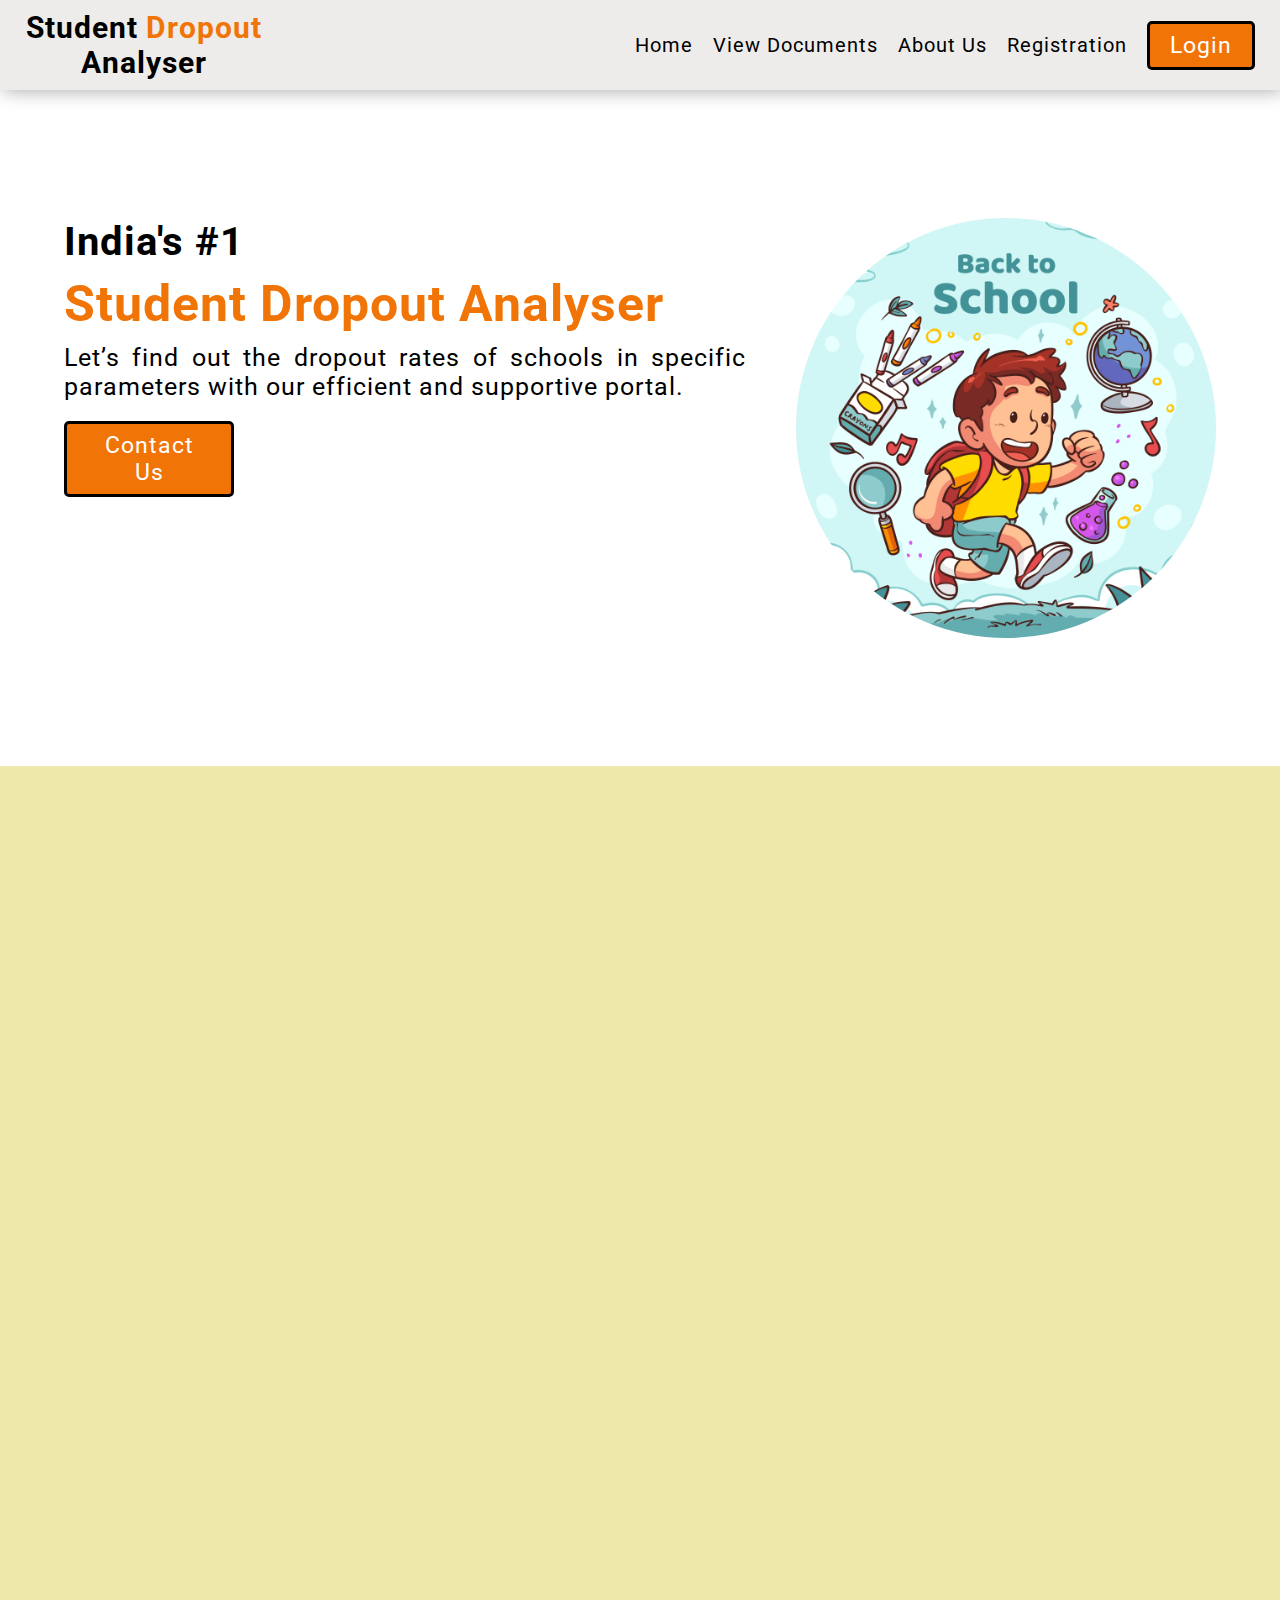
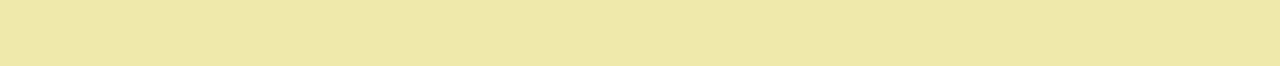
<file: index.html>
<html lang="en">
<head>
    <meta charset="UTF-8">
    <meta name="viewport" content="width=device-width, initial-scale=1.0">
    <title>Student Data Analyser</title>
    <link rel="stylesheet" href="style.css">
    <link rel="stylesheet" href="https://cdnjs.cloudflare.com/ajax/libs/font-awesome/6.4.2/css/all.min.css" integrity="sha512-z3gLpd7yknf1YoNbCzqRKc4qyor8gaKU1qmn+CShxbuBusANI9QpRohGBreCFkKxLhei6S9CQXFEbbKuqLg0DA==" crossorigin="anonymous" referrerpolicy="no-referrer" />
</head>
<body>
  
        <nav>
            <h1>Student <span>Dropout</span> Analyser</h1>
            <div class="anchor-tags">
                <ul>
                    <li><a href="#">Home</a></li>
                    <li><a href="#">View Documents</a></li>
                    <li><a href="#">About Us</a></li>
                    <li><a href="#">Registration</a></li>
                        <button class="button" id="login-button">Login</button> 
                </ul>
            </div>
           
        </nav>

  <div class="home-section" class="format-class">
    <div class="home-content">
        <h1 style="font-size: 40px">India's #1</h1>
        <h1 style="font-size: 50px;color:rgb(241,116,7);">Student Dropout Analyser</h1>
        <p style="font-size: 25px;text-align: justify;">Let’s find out the dropout rates of schools in specific 
            parameters with our efficient and supportive portal.</p>
            <button class="button" style="width:170px;margin:10px 0" id="contact-button">Contact Us</button>
            <div class="social-icons">
                <i class="fa-brands fa-x-twitter"></i>
                <i class="fa-brands fa-facebook"></i>
                <i class="fa-brands fa-google"></i>
            </div>
    </div>
   
    <div class="image">
        <img src="backtoschool_1.jpg" alt="">
    </div>
  </div>

  <div class="services">
    
  </div>
</body>
</html>
</file>
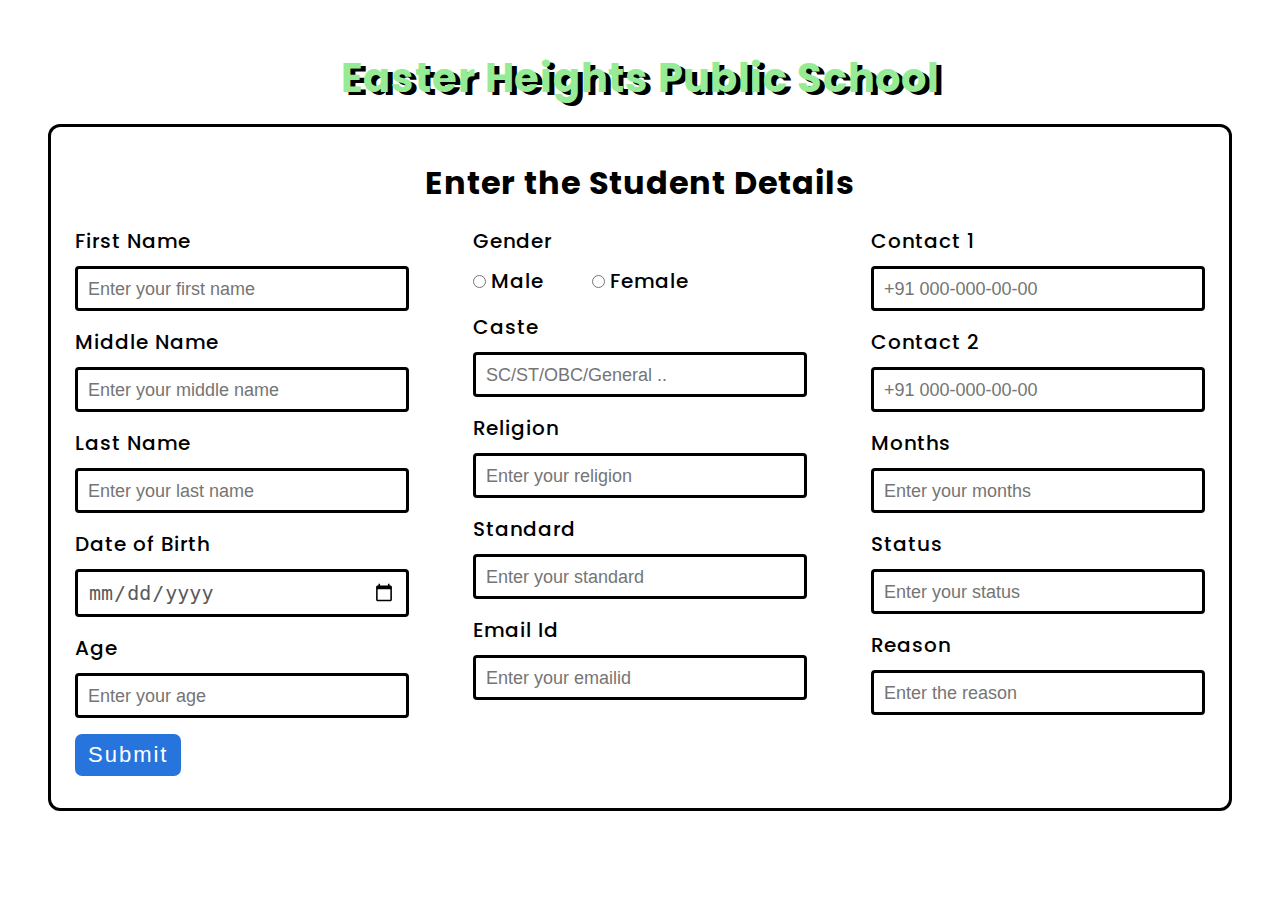
<file: Adding Student details/index.html>
<html lang="en">
<head>
    <meta charset="UTF-8">
    <meta name="viewport" content="width=device-width, initial-scale=1.0">
    <title>Adding Student Details</title>
    <link rel="stylesheet" href="https://cdnjs.cloudflare.com/ajax/libs/font-awesome/6.4.2/css/all.min.css" integrity="sha512-z3gLpd7yknf1YoNbCzqRKc4qyor8gaKU1qmn+CShxbuBusANI9QpRohGBreCFkKxLhei6S9CQXFEbbKuqLg0DA==" crossorigin="anonymous" referrerpolicy="no-referrer" />
    <style>
        @import url('https://fonts.googleapis.com/css2?family=Merriweather:ital,wght@0,700;0,900;1,300;1,400;1,700;1,900&family=Nunito:ital,wght@0,200;0,300;0,400;0,500;0,600;1,200;1,300;1,400;1,500&family=Oswald:wght@300;400;500;600;700&family=Poppins:ital,wght@0,100;0,200;0,300;0,400;0,500;0,600;0,700;0,800;1,100;1,200;1,300;1,400;1,500;1,600;1,700&family=REM:ital,wght@0,300;0,400;0,500;0,600;1,300;1,500&family=Roboto:ital,wght@0,100;0,400;0,500;0,700;0,900;1,100;1,400;1,500;1,700&family=Rubik:ital,wght@0,300;0,400;0,500;0,600;1,300;1,500;1,600&family=Tajawal:wght@300&display=swap');
        *{
            margin:0;
            padding:0;
            box-sizing: border-box;
        }
        body{
            font-family: 'Courier New', Courier, monospace;
            padding:3rem 3rem;
            font-family: 'Poppins', sans-serif;
            letter-spacing: 1px;
            position: relative;
        }
        .student-data{
            border:2px solid black;
            padding:2rem 1.5rem;
            border:3px solid black;
            border-radius: 12px;
        }
        .input-set{
            display: flex;
            flex-direction: column;
            gap:10px;
            padding-bottom: 1rem;
        }
       
        .input-set label{
            font-weight: 500;
            font-size: 20px;
        }
        .input-set input{
            padding:8px 10px;
            outline:none;
            border:3px solid black;
            border-radius: 4px;
            font-size: 20px;
            color:rgb(91, 90, 90);
        }
        .input-set input::placeholder{
            font-size:18px;
        }
        .credentials{
            display: flex;
            gap:4rem;
        }
        .group-set{
            width:400px;
        }
        #back{
            position: absolute;
            font-size: 2rem;
            top:1rem;
            left:2rem;
            color:rgb(132, 130, 130);
            cursor: pointer;
        }#back:hover{ color:black;}
        #submit{
            padding:8px 13px;
            font-size:22px;
            font-weight: 500;
            letter-spacing: 2px;
            cursor: pointer;
            border:none;
            border-radius: 7px;
            color:#fff;
            background-color: rgb(39, 117, 220);
            transition: .4s;
        }#submit:hover{background-color: rgb(26, 90, 173);}
        #schoolname{
            text-align: center;
            font-size:2.5rem;
            color:rgb(150, 236, 150);
            text-shadow: 5px 3px black;
            margin-bottom: 1rem;
        }
    </style>
</head>
<body>
    <i class="fa-solid fa-arrow-left" id="back"></i>
    <h1 id="schoolname">Easter Heights Public School</h1>
    <div class="student-data">
        <h2 style="font-size:2rem; 
             text-align: center;
              margin-bottom: 1.2rem;
        
        ">Enter the Student Details</h2>
        <div class="credentials">
            <div class="group-1 group-set">
                <div class="input-set">
                    <label for="">First Name</label>
                    <input type="text" placeholder="Enter your first name">
                </div>
                <div class="input-set">
                    <label for="">Middle Name</label>
                    <input type="text" placeholder="Enter your middle name">
                </div>
                <div class="input-set">
                    <label for="">Last Name</label>
                    <input type="text" placeholder="Enter your last name">
                </div>
                <div class="input-set">
                    <label for="">Date of Birth</label>
                    <input type="date" placeholder="Enter your dob">
                </div>
                <div class="input-set">
                    <label for="">Age</label>
                    <input type="number" placeholder="Enter your age">
                </div>
            </div>
            
            <div class="group-2 group-set">
                <div class="input-set">
                    <label for="">Gender</label>
                    <div class="gender" style="display: flex;gap:3rem"> <div class="male">
                        <input style="cursor: pointer;" type="radio" id="male" value="HTML">
                        <label for="male">Male</label>
                    </div>
                    <div class="female">
                        <input style="cursor: pointer;" type="radio" id="female" value="HTML">
                        <label for="female">Female</label>
                    </div>
                    </div>
                   
                </div>
                <div class="input-set">
                    <label for="">Caste</label>
                    <input type="text" placeholder="SC/ST/OBC/General ..">
                </div>
                <div class="input-set">
                    <label for="">Religion</label>
                    <input type="text" placeholder="Enter your religion">
                </div>
                <div class="input-set">
                    <label for="">Standard</label>
                    <input type="number" placeholder="Enter your standard">
                </div>
                <div class="input-set">
                    <label for="">Email Id</label>
                    <input type="email" placeholder="Enter your emailid">
                </div>
            </div>
           <div class="group-3 group-set">
            <div class="input-set">
                <label for="">Contact 1</label>
                <input type="tel" placeholder="+91 000-000-00-00">
            </div>
            <div class="input-set">
                <label for="">Contact 2</label>
                <input type="tel" placeholder="+91 000-000-00-00">
            </div>
           
            <div class="input-set">
                <label for="">Months</label>
                <input type="number" placeholder="Enter your months">
            </div>
            <div class="input-set">
                <label for="">Status</label>
                <input type="text" placeholder="Enter your status">
            </div>
            <div class="input-set">
                <label for="">Reason</label>
                <input type="text" placeholder="Enter the reason">
            </div>
           </div>
            
        </div>
      <button id="submit">Submit</button>
    </div>
</body>
</html>
</file>
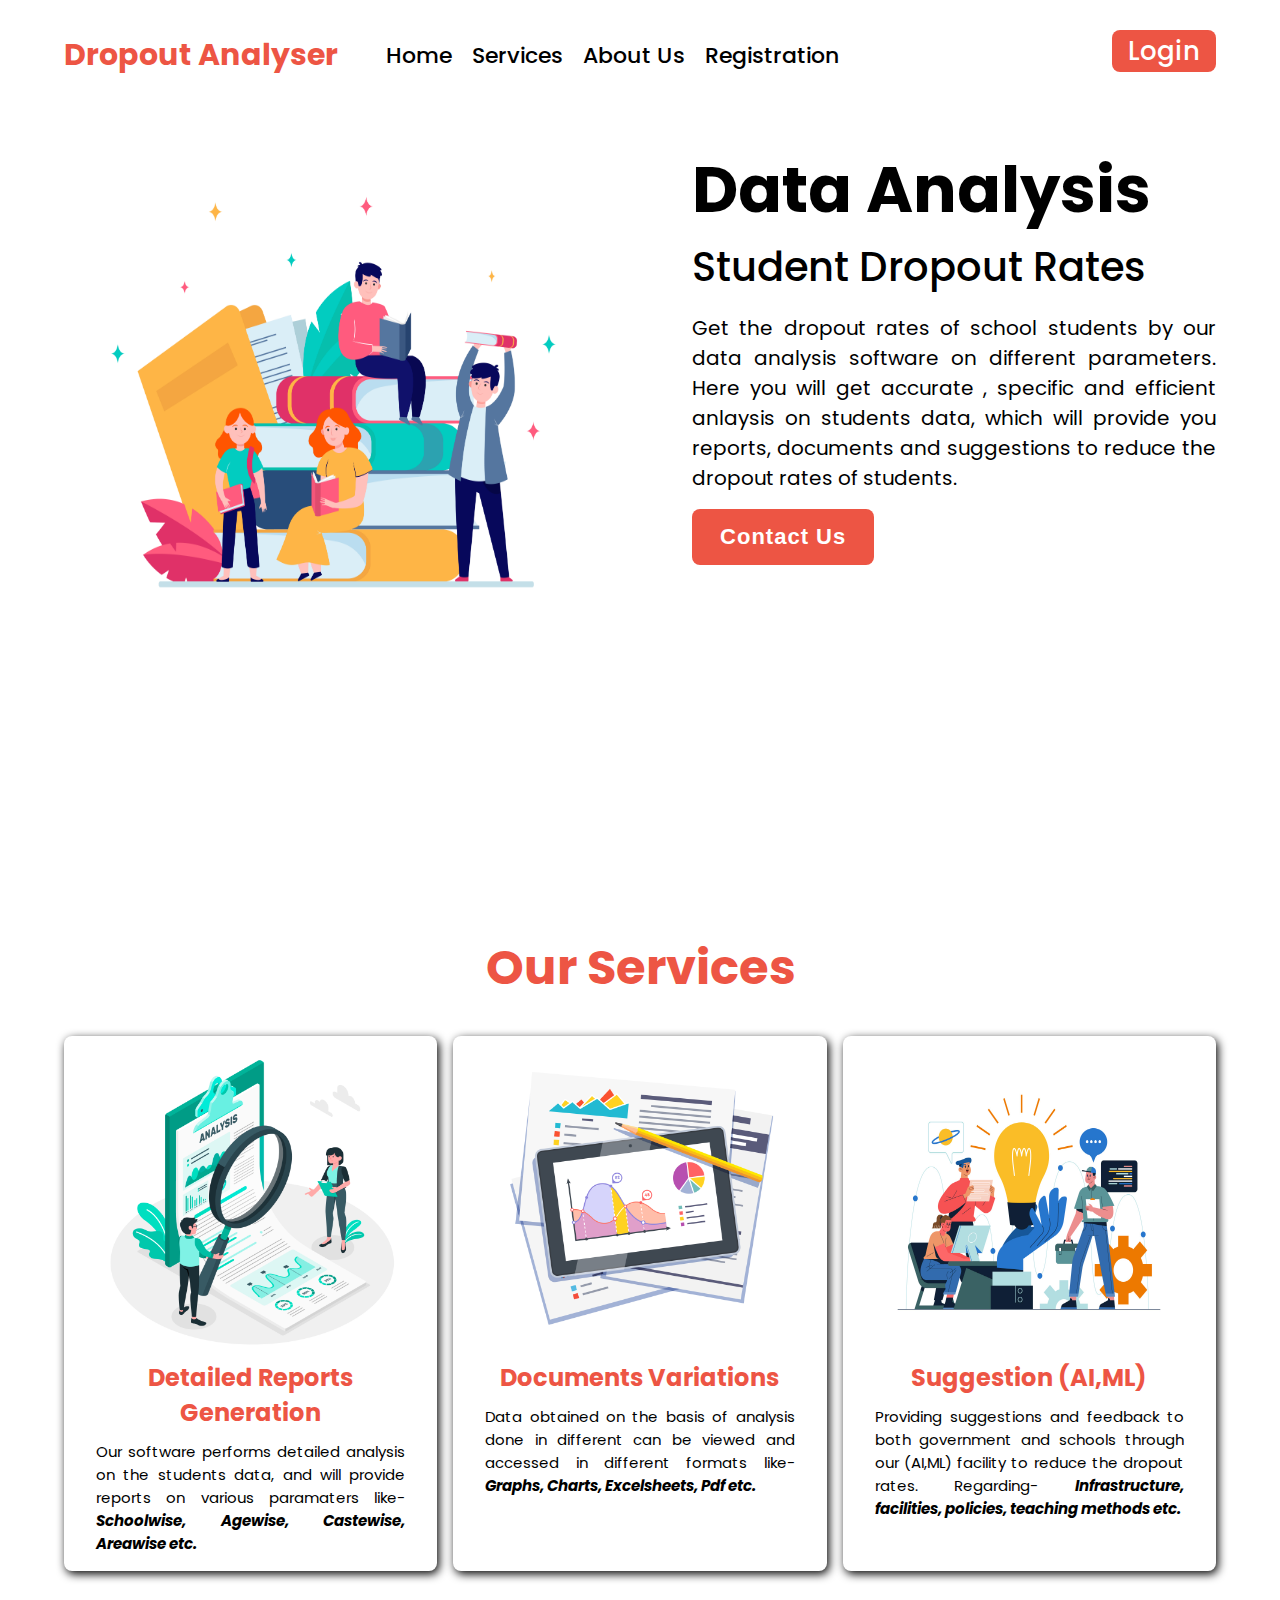
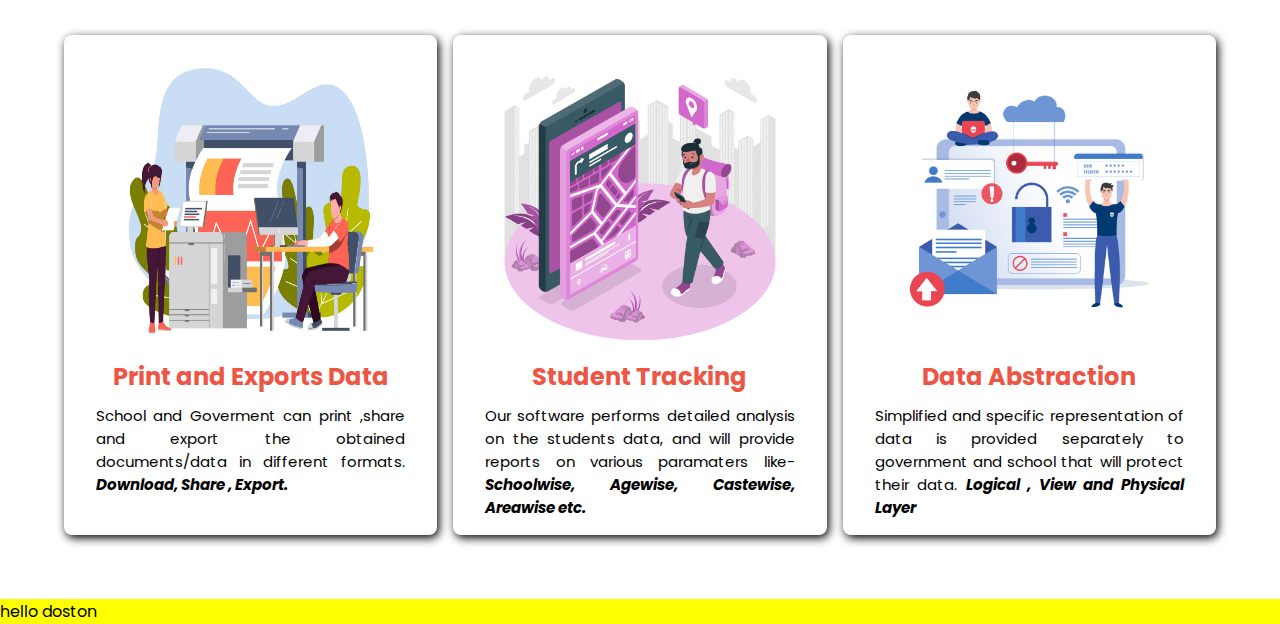
<file: Webpage_1/index.html>
<html lang="en">
<head>
    <meta charset="UTF-8">
    <meta name="viewport" content="width=device-width, initial-scale=1.0">
    <title>Webpag_1 - by Arun Parihar</title>
    <link rel="stylesheet" href="style.css">
    <link rel="stylesheet" href="https://cdnjs.cloudflare.com/ajax/libs/font-awesome/6.4.2/css/all.min.css" integrity="sha512-z3gLpd7yknf1YoNbCzqRKc4qyor8gaKU1qmn+CShxbuBusANI9QpRohGBreCFkKxLhei6S9CQXFEbbKuqLg0DA==" crossorigin="anonymous" referrerpolicy="no-referrer" />
</head>
<body>
    <div class="home-section" id="home">
       <nav>
        <div class="left">
            <h2 id="logo">Dropout Analyser</h2>
            <ul class="navigators">
               <li><a href="#home">Home</a></li>
               <li><a href="#services">Services</a></li>
               <li><a href="#about">About Us</a></li>
               <li class="dropdown"><a href="#" >Registration <i  
                id="drop-icon"  class="fa-solid fa-caret-down"></i></a>
                <ul class="options show-options">
                    <li><a class="registration" href="../School Registration Form/schoolregistration.html.html" target="_blank">School</a></li>
                    <li><a class="registration" href="../Govt. regit. form/govt_regist.html.html" target="_blank">Goverment</a></li>
                </ul>
            </li>
            </ul>
        </div>
          <div class="right">
            <ul class="navigators">
                <li class="dropdown"><a id="login" >Login   <i  
                    id="login-button"  class="fa-solid fa-caret-down"></i></a>
                    <ul class="login-options show-options">
                        <li><a class="registration" href="../School Registration Form/schoolregistration.html.html" target="_blank"><i class="fa-solid fa-school"></i></a></li>
                        <li><a class="registration" href="../Govt. regit. form/govt_regist.html.html" target="_blank"><i class="fa-solid fa-chalkboard"></i></a></li>
                    </ul>
                </li>
            </ul>
  
          </div>     
       </nav>
       <div class="content">
         <div class="image">
            <img src="home_3.jpg" alt="image_cartoon">
         </div>
         <div class="content-right">
          <h1 style="font-size:4rem;color:black;">Data Analysis</h1>
          <h2 style="font-size: 40px; color:black; font-weight: 500;">Student Dropout Rates</h2>
          <p style="text-align: justify; color:black; padding:1rem 0; font-size: 20px;">Get the dropout rates of school students by our data analysis software on different parameters. Here you will get accurate , specific and efficient anlaysis on students data, which will provide you reports, documents and suggestions to reduce the dropout rates of students.  </p>
          <button id="Contact Us" class="button"><a href="">Contact Us</a></button>
         </div>
       </div>
    </div>
    
    <div class="service-section" id="services">
        <h1 style="text-align: center; font-size: 3rem; color:var(--button-color)">Our Services</h1>

        <!-- 1st service-box -->
        <div class="service-box">
            <div class="service-setting" id="detailed-reports">
                <img src="analysis.jpg" alt="statistics" >
                <div class="data" style="display: flex;flex-direction: column; gap:10px; padding-top: 8px; align-items: center;">
                    <h2>Detailed Reports Generation</h2>
                    <p>Our software performs detailed analysis on the students data, and will provide reports on various paramaters like-
                        <i><b>Schoolwise, Agewise, Castewise, Areawise etc.</b></i> </p>
                </div>
            </div>
            <div class="service-setting" id="detailed-reports">
                <img src="charts.jpg" alt="statistics" >
                <div class="data" style="display: flex;flex-direction: column; gap:10px; padding-top: 8px; align-items: center;">
                    <h2>Documents Variations</h2>
                    <p >Data obtained on the basis of analysis done in different can be viewed and accessed in different formats like-
                        <i><b>Graphs, Charts, Excelsheets, Pdf etc.</b></i> </p>
                </div>
            </div>
            <div class="service-setting" id="detailed-reports">
                <img src="feedback.jpg" alt="statistics" >
                <div class="data" style="display: flex;flex-direction: column; gap:10px; padding-top: 8px; align-items: center;">
                    <h2> Suggestion (AI,ML)</h2>
                    <p >Providing suggestions and feedback to both government and schools through our (AI,ML) facility to reduce the dropout rates. Regarding-
                        <i><b>Infrastructure, facilities, policies, teaching methods etc.</b></i> </p>
                </div>
            </div>
            
        </div>
        <!-- 2nd service-box -->
        <div class="service-box">
            <div class="service-setting" id="detailed-reports">
                <img src="exports_printing.jpg" alt="statistics" >
                <div class="data" style="display: flex;flex-direction: column; gap:10px; padding-top: 8px; align-items: center;">
                    <h2>Print and Exports Data</h2>
                    <p>School and Goverment can print ,share and  export the obtained documents/data in different formats.
                        <i><b>Download, Share , Export.</b></i> </p>
                </div>
            </div>
            <div class="service-setting" id="detailed-reports">
                <img src="tracking.jpg" alt="statistics" >
                <div class="data" style="display: flex;flex-direction: column; gap:10px; padding-top: 8px; align-items: center;">
                    <h2>Student Tracking</h2>
                    <p >Our software performs detailed analysis on the students data, and will provide reports on various paramaters like-
                        <i><b>Schoolwise, Agewise, Castewise, Areawise etc.</b></i> </p>
                </div>
            </div>
            <div class="service-setting" id="detailed-reports">
                <img src="abstraction.jpg" alt="statistics" >
                <div class="data" style="display: flex;flex-direction: column; gap:10px; padding-top: 8px; align-items: center;">
                    <h2> Data Abstraction</h2>
            <p >Simplified and specific representation of data is provided separately to government and school that will protect their data. 
                        <i><b>Logical , View and Physical Layer</b></i> </p>
                </div>
            </div>
            
        </div>
        </div>

        <div class="about-section" id="about">
            hello doston
        </div>
    </div>

    <script src="script.js"></script>
</body>
</html>
</file>
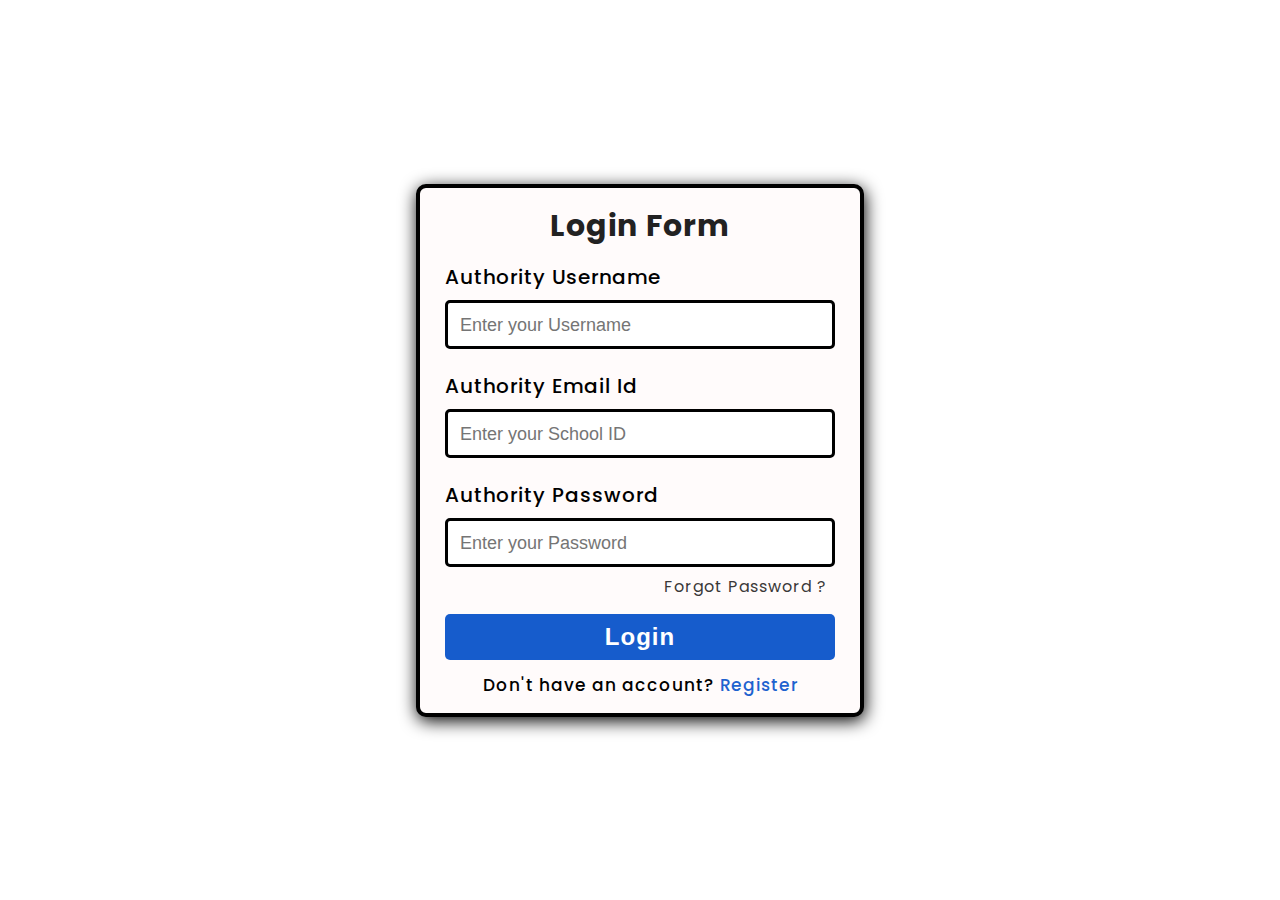
<file: Govt. Login form/govt_login.html.html>
<html lang="en">
<head>
    <meta charset="UTF-8">
    <meta name="viewport" content="width=device-width, initial-scale=1.0">
    <title>Govt. Login Form</title>
    <style>
  @import url('https://fonts.googleapis.com/css2?family=Merriweather:ital,wght@0,700;0,900;1,300;1,400;1,700;1,900&family=Nunito:ital,wght@0,200;0,300;0,400;0,500;0,600;1,200;1,300;1,400;1,500&family=Oswald:wght@300;400;500;600;700&family=Poppins:ital,wght@0,100;0,200;0,300;0,400;0,500;0,600;0,700;0,800;1,100;1,200;1,300;1,400;1,500;1,600;1,700&family=REM:ital,wght@0,300;0,400;0,500;0,600;1,300;1,500&family=Roboto:ital,wght@0,100;0,400;0,500;0,700;0,900;1,100;1,400;1,500;1,700&family=Rubik:ital,wght@0,300;0,400;0,500;0,600;1,300;1,500;1,600&family=Tajawal:wght@300&display=swap');

        *{
            margin:0;
            padding:0;
            box-sizing: border-box;
        }
         body{
            height:100vh;
            width:100vw;
            display: flex;
            justify-content: center;
            align-items: center;
            background-color: #fff;
            font-family: 'Poppins', sans-serif;
        }
        form{
            padding:15px 25px;
            background-color: #fffbfb;
            border:4px solid black;
            border-radius: 10px;
            letter-spacing: 1px;
           box-shadow: 1px 4px 17px black; 
        }
        .inner-container{
            padding-top: 12px;
            padding:13px 0;
            /* position: relative; */
            width:390px;
            /* background-color: yellow; */
        }
        h1{
            font-size:30px;
            text-align: center;
            /* background-color: blueviolet; */
           color:#222;
        }
        .input-set{
            display: flex;
            flex-direction: column;
            gap:8px;
            padding-bottom: 22px;
            position: relative;
        }
        .input-set label{
            font-size:20px;
            font-weight: 500;
        }
        .input-set input{
            padding:10px 12px;
            font-size:20px;
            color:black;
            border-radius:5px;
            outline:none;
            border:3px solid black;
        }
        input::placeholder{
            font-size: 18px;
        }
        #forgot-password{
            cursor: pointer;
            position: absolute;
            right:8px;
            bottom:-10px;
            color:rgb(58, 56, 56);
        }#forgot-password:hover{
            color:black;
        }
        button{
            margin:12px 0;
            font-size:20px;
            font-weight: 600;
            padding:9px 10px;
            border:none;
            border-radius: 5px;
             width: 390px;
             cursor: pointer;
             font-size:24px;
             background-color: rgb(22, 92, 204);
             transition:.3s;
             color:#fff;
             letter-spacing: 1px;
        }
        button:hover{
            background-color: rgb(25, 78, 163);
        }
        .alternate{
            text-align: center;
            font-size: 17px;
            font-weight: 500;
        }
        #register{
            text-decoration: none;  
            cursor: pointer;
            color:rgb(30, 98, 207);
        }
           
        
    </style>
</head>
<body>
   
    <form action="">
          <h1>Login Form</h1>
          <div class="inner-container">
            <div class="input-set">
                <label for="username">Authority Username</label>
                <input type="text" placeholder="Enter your Username">
            </div>
            <div class="input-set">
                <label for="schoolid">Authority Email Id</label>
                <input type="email" placeholder="Enter your School ID">
            </div>
            <div class="input-set">
                <label for="password">Authority  Password</label>
                <input type="password" placeholder="Enter your Password">
                 <a id="forgot-password">Forgot Password ?</a>
            </div> 
          </div>
          <button>Login</button>
          <p class="alternate">Don't have an account? <a href="#" id="register">Register</a></p>
    </form>
</body>
</html>
</file>
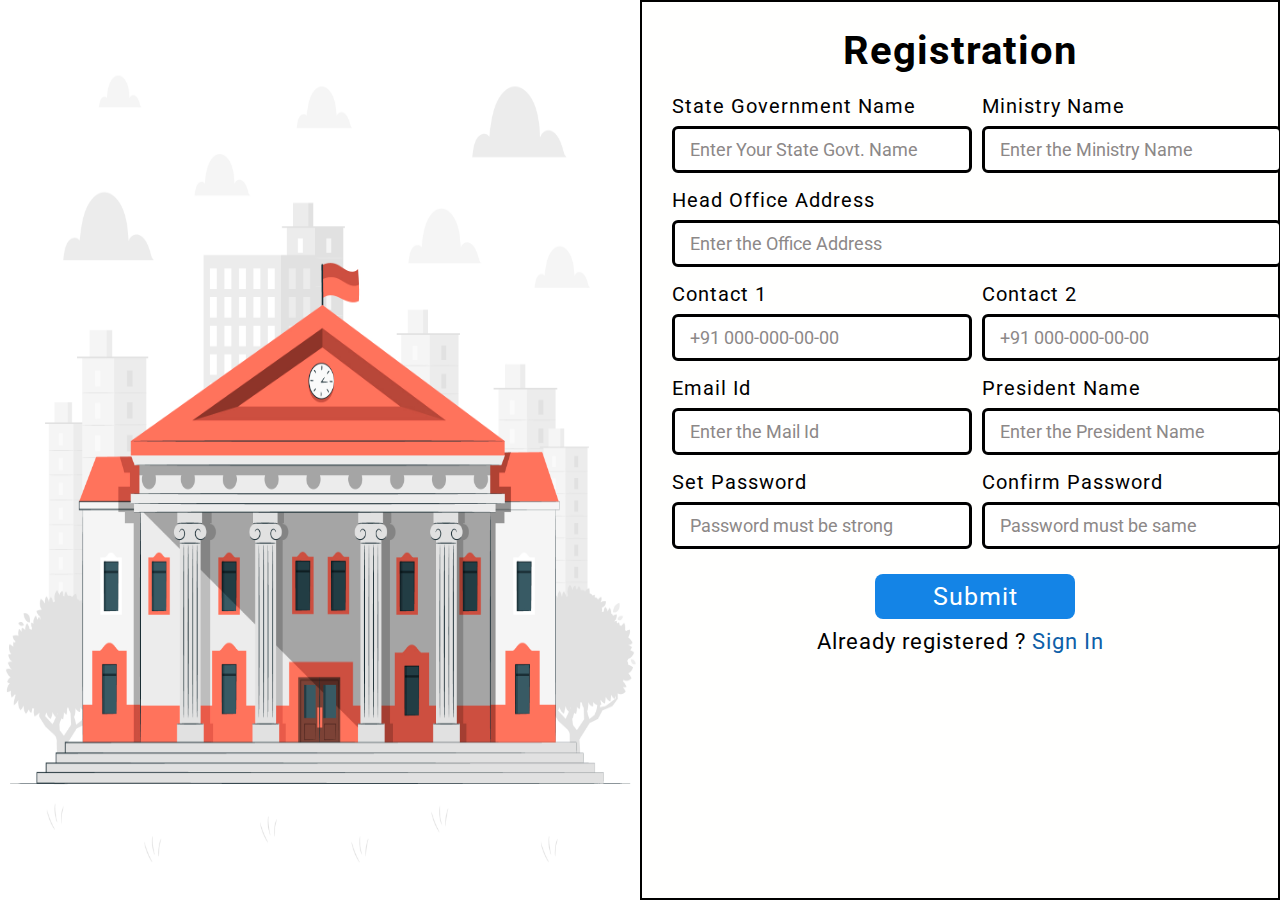
<file: Govt. regit. form/govt_regist.html.html>
<html lang="en">
<head>
    <meta charset="UTF-8">
    <meta name="viewport" content="width=device-width, initial-scale=1.0">
    <title>Dropout Analyer-School Reg. Form</title>
    <link rel="stylesheet" href="style.css">
</head>
<body>
    <div class="image">
        <img src="govt. house.jpg" alt="" srcset="">
    </div>
    <form action="">
        <h1>Registration</h1>
        <div class="inner-content">
            <div class="name-group" style="display: flex;gap:10px;">
                <div class="govt-name input-setting">
                    <label for="name">State Government Name</label>
                    <input type="text" placeholder="Enter Your State Govt. Name"   id="govt-name" class="input">
                </div>
                    <div class="ministry-name input-setting">
                        <label for="name">Ministry Name</label>
                        <input type="text" placeholder="Enter the Ministry Name"    id="minitry-name" class="input">
                    </div>
            </div>
            
                <div class="address input-setting" >
                    <label for="address">Head Office Address</label>
                    <input type="text" placeholder="Enter the Office Address"  style="width:610px"  id="address" class="input">
                </div>
            <div class="contact-groupt" style="display: flex;gap:10px;">
                <div class="contact input-setting">
                    <label for="contact">Contact 1</label>
                    <input type="tel" placeholder="+91 000-000-00-00"    id="contact" class="input" required>
                </div>
                <div class="option input-setting">
                    <label for="contact">Contact 2</label>
                    <input type="tel" placeholder="+91 000-000-00-00"    id="optional" class="input">
                </div>
            </div>
              <div class="id-group" style="display: flex;gap:10px">
                <div class="mail-id input-setting">
                    <label for="mailid">Email Id</label>
                    <input type="email" placeholder="Enter the Mail Id"    id="mailid" class="input">
                </div>
                <div class="president-name input-setting">
                    <label for="mailid">President Name</label>
                    <input type="text" placeholder="Enter the President Name"    id="pname" class="input">
                </div>
              </div>
               
           
            <div class="passoword-group" style="display: flex; gap:10px">
                <div class="school-password input-setting">
                    <label for="fname">Set Password</label>
                    <input type="password" placeholder="Password must be strong"    id="password" class="input">
                </div>
                <div class="school-password input-setting">
                    <label for="fname">Confirm Password</label>
                    <input type="password" placeholder="Password must be same" class="input">
                </div>
            </div>
           <div class="button" style="text-align: center;">
            <button id="submit-button">Submit</button>
           </div>
 
        </div>
        <p>Already registered ? <a href="#">Sign In</a></p>
    </form>
</body>
</html>
</file>
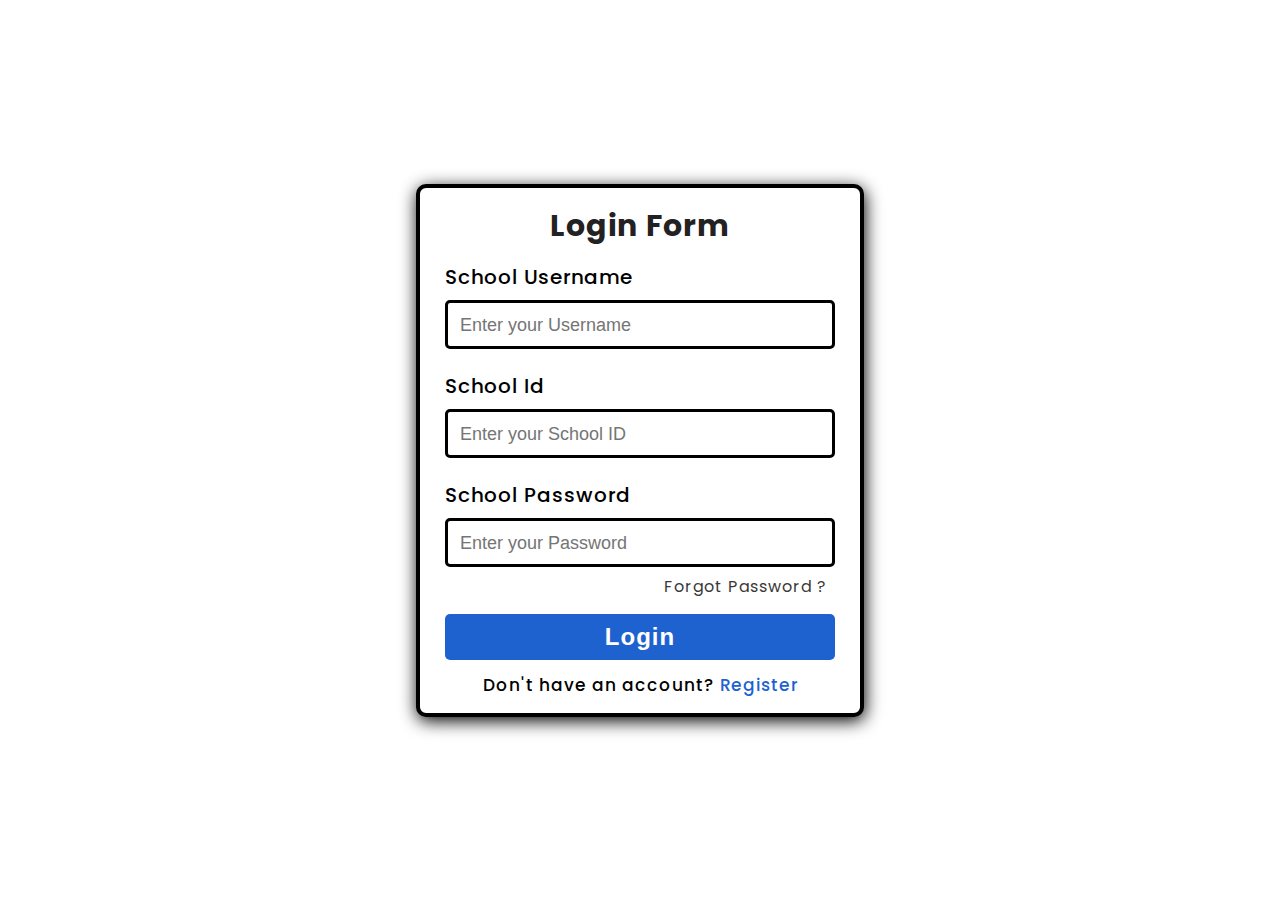
<file: school login form/school_login.html.html>
<html lang="en">
<head>
    <meta charset="UTF-8">
    <meta name="viewport" content="width=device-width, initial-scale=1.0">
    <title>School Login Form</title>
    <style>
  @import url('https://fonts.googleapis.com/css2?family=Merriweather:ital,wght@0,700;0,900;1,300;1,400;1,700;1,900&family=Nunito:ital,wght@0,200;0,300;0,400;0,500;0,600;1,200;1,300;1,400;1,500&family=Oswald:wght@300;400;500;600;700&family=Poppins:ital,wght@0,100;0,200;0,300;0,400;0,500;0,600;0,700;0,800;1,100;1,200;1,300;1,400;1,500;1,600;1,700&family=REM:ital,wght@0,300;0,400;0,500;0,600;1,300;1,500&family=Roboto:ital,wght@0,100;0,400;0,500;0,700;0,900;1,100;1,400;1,500;1,700&family=Rubik:ital,wght@0,300;0,400;0,500;0,600;1,300;1,500;1,600&family=Tajawal:wght@300&display=swap');

        *{
            margin:0;
            padding:0;
            box-sizing: border-box;
        }
         body{
            height:100vh;
            width:100vw;
            display: flex;
            justify-content: center;
            align-items: center;
            background-color: #fff;
            font-family: 'Poppins', sans-serif;
        }
        form{
            padding:15px 25px;
            background-color: #fff;
            border:4px solid black;
            border-radius: 10px;
            letter-spacing: 1px;
             box-shadow: 1px 4px 17px black; 
        }
        .inner-container{
            padding-top: 12px;
            padding:13px 0;
            /* position: relative; */
            width:390px;
            /* background-color: yellow; */
        }
        h1{
            font-size:30px;
            text-align: center;
            /* background-color: blueviolet; */
           color:#222;
        }
        .input-set{
            display: flex;
            flex-direction: column;
            gap: 8px;
            padding-bottom: 22px;
            position: relative;
        }
        .input-set label{
            font-size:20px;
            font-weight: 500;
        }
        .input-set input{
            padding:10px 12px;
            font-size:20px;
            color:black;
            border-radius:5px;
            outline:none;
            border:3px solid black;
        }
        input::placeholder{
            font-size: 18px;
        }
        #forgot-password{
            cursor: pointer;
            position: absolute;
            right:8px;
            bottom:-10px;
            color:rgb(58, 56, 56);
        }#forgot-password:hover{
            color:black;
        }
        button{
            margin:12px 0;
            font-size:20px;
            font-weight: 600;
            padding:9px 10px;
            border:none;
            border-radius: 5px;
             width: 390px;
             cursor: pointer;
             font-size:24px;
             background-color: rgb(30, 98, 207);
             transition:.3s;
             color:#fff;
             letter-spacing: 1px;
        }
        button:hover{
            background-color: rgb(43, 107, 210);
        }
        .alternate{
            text-align: center;
            font-size: 17px;
            font-weight: 500;
        }
        #register{
            text-decoration: none;  
            cursor: pointer;
            color:rgb(30, 98, 207);
        }
           
        
    </style>
</head>
<body>
   
    <form action="">
          <h1>Login Form</h1>
          <div class="inner-container">
            <div class="input-set">
                <label for="username">School Username</label>
                <input type="text" placeholder="Enter your Username">
            </div>
            <div class="input-set">
                <label for="schoolid">School Id</label>
                <input type="text" placeholder="Enter your School ID">
            </div>
            <div class="input-set">
                <label for="password">School Password</label>
                <input type="password" placeholder="Enter your Password">
                 <a id="forgot-password">Forgot Password ?</a>
            </div> 
          </div>
          <button>Login</button>
          <p class="alternate">Don't have an account? <a href="#" id="register">Register</a></p>
    </form>
</body>
</html>
</file>
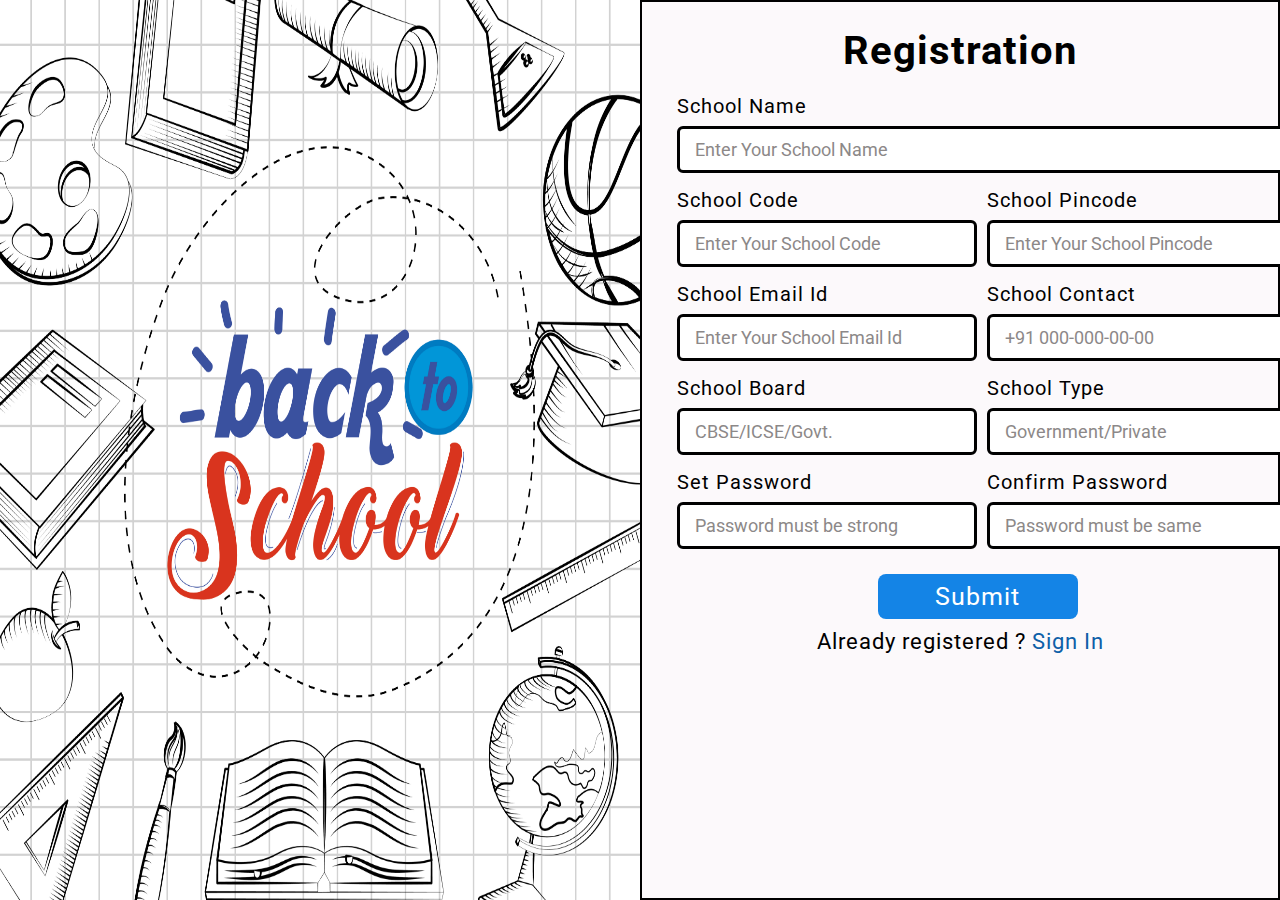
<file: School Registration Form/schoolregistration.html.html>
<html lang="en">
<head>
    <meta charset="UTF-8">
    <meta name="viewport" content="width=device-width, initial-scale=1.0">
    <title>Dropout Analyer-School Reg. Form</title>
    <link rel="stylesheet" href="style.css">
</head>
<body>
    <div class="image">
        <img src="backtoschool_1.jpg" alt="" srcset="">
    </div>
    <form action="">
        <h1>Registration</h1>
        <div class="inner-content">
            <div class="school-name input-setting">
                <label for="fname">School Name</label>
                <input type="text" placeholder="Enter Your School Name" style="width:610px"   id="fname" class="input">
            </div>
            <div class="code-pincode-group" style="display: flex;gap:10px">
                <div class="school-code input-setting">
                    <label for="code">School Code</label>
                    <input type="number" placeholder="Enter Your School Code"    id="code" class="input">
                </div>
                <div class="school-pincode input-setting">
                    <label for="pincode">School Pincode</label>
                    <input type="number" placeholder="Enter Your School Pincode"    id="pincode" class="input">
                </div>
            </div>
            <div class="contact-mailid-groupt" style="display: flex;gap:10px">
                <div class="school-mailid input-setting">
                    <label for="mail-id">School Email Id</label>
                    <input type="email" placeholder="Enter Your School Email Id"    id="mail-id" class="input">
                </div>
                <div class="school-contact input-setting">
                    <label for="contact">School Contact</label>
                    <input type="tel" placeholder="+91 000-000-00-00"    id="contact" class="input">
                </div>
            </div>
           
            <div class="board-type-group" style="display: flex;gap:10px">
                <div class="school-board input-setting">
                    <label for="board">School Board</label>
                    <input type="text" placeholder="CBSE/ICSE/Govt."    id="board" class="input">
                </div>
                <div class="school-type input-setting">
                    <label for="type">School Type</label>
                    <input type="text" placeholder="Government/Private"    id="type" class="input">
                </div>
            </div>
            <div class="passoword-group" style="display: flex; gap:10px">
                <div class="school-password input-setting">
                    <label for="fname">Set Password</label>
                    <input type="password" placeholder="Password must be strong"    id="fname" class="input">
                </div>
                <div class="school-password input-setting">
                    <label for="fname">Confirm Password</label>
                    <input type="password" placeholder="Password must be same" class="input">
                </div>
            </div>
           <div class="button" style="text-align: center;">
            <button id="submit-button">Submit</button>
           </div>
 
        </div>
        <p>Already registered ? <a href="#">Sign In</a></p>
    </form>
</body>
</html>
</file>
<file: style.css>
@import url('https://fonts.googleapis.com/css2?family=Merriweather:ital,wght@0,700;0,900;1,300;1,400;1,700;1,900&family=Nunito:ital,wght@0,200;0,300;0,400;0,500;0,600;1,200;1,300;1,400;1,500&family=Oswald:wght@300;400;500;600;700&family=Poppins:ital,wght@0,100;0,200;0,300;0,400;0,500;0,600;0,700;0,800;1,100;1,300;1,400;1,600;1,700&family=REM:ital,wght@0,300;0,400;0,500;0,600;1,300;1,500&family=Roboto:ital,wght@0,100;0,400;0,500;0,700;1,100;1,300;1,400;1,500;1,700&family=Rubik:ital,wght@0,300;0,400;0,500;0,600;1,300;1,500;1,600&family=Tajawal:wght@300&display=swap');

*{
    margin:0;
    padding:0;
    box-sizing: border-box;
    font-family: 'Roboto', sans-serif;
}
body{
    letter-spacing: 1px;
}
:root{
    --padding:0 50px;
}
.format-class{
    padding:50px 50px;
}
nav{
    display: flex;
    background-color: rgb(238, 236, 234);
    /* padding:var(--padding); */
    justify-content: space-between;
    align-items: center;
    padding:10px 25px;
    box-shadow: 3px -1px 19px rgba(0,0,0,0.4);
}
nav h1{
    font-size: 30px;
    width: 238px;
    /* background: red; */
    text-align: center;
}
nav h1 span{
    color:rgb(241, 116, 7);
}
.anchor-tags ul{
    display: flex;
    gap:20px;
    justify-content: center;
    align-items: center;
}
.anchor-tags ul li{
    list-style-type: none;
}
.anchor-tags ul li a{
    text-decoration: none;
    font-size:20px;
    transition:.3s;
    color:black;
}
.anchor-tags ul li a:hover{
    color:rgb(241, 116, 7);
}
.button{
    padding:8px 20px;
    font-size:23px;
    border-radius: 5px;
    color:#fff;
    letter-spacing: 1px;
    cursor: pointer;
    border:3px solid black;
    background-color: rgb(241, 116, 7);
}
button:hover{
    /* font-size:22px; */
    background-color: rgb(220, 107, 7);
}
.home-section{
    display: flex;
    /* align-items: center; */
    justify-content: space-between;
    gap:50px;
    padding: 8rem 4rem;
}
.home-section .image img{
    width:420px;
    height: 420px;
    border-radius: 50%;
}
.home-content{
    /* background-color: yellow; */
    width:700px;
    display: flex;
    flex-direction: column;
    gap:10px;
}

.social-icons i{
    margin-top: 15px;
    margin-right: 15px;
    font-size:40px;
    transition: .3s;
    cursor: pointer;
}
.social-icons i:hover{
    color:rgb(241, 116, 7);
}
.services{
    height:100vh;
    width:100vw;
    background-color: palegoldenrod;
}
</file>
<file: Webpage_1/style.css>
@import url('https://fonts.googleapis.com/css2?family=Merriweather:ital,wght@0,700;0,900;1,300;1,400;1,700;1,900&family=Nunito:ital,wght@0,200;0,300;0,400;0,500;0,600;1,200;1,300;1,400;1,500&family=Oswald:wght@300;400;500;600;700&family=Poppins:ital,wght@0,100;0,200;0,300;0,400;0,500;0,600;0,700;1,100;1,200;1,300;1,400;1,500;1,600;1,700&family=REM:ital,wght@0,300;0,400;0,500;0,600;1,300;1,500&family=Roboto:ital,wght@0,100;0,400;0,500;0,700;0,900;1,100;1,400;1,500;1,700&family=Rubik:ital,wght@0,300;0,400;0,500;0,600;1,300;1,500;1,600&family=Tajawal:wght@300&display=swap');

    *{
    margin:0;
    padding:0;
    box-sizing: border-box;
}
html{
    scroll-behavior: smooth;
}
:root{
    --section-padding: 2rem 4rem;
    --button-color:rgb(237,85,68);
}
body{
  height: 100vh;
  width:100vw;
  font-family: 'Poppins', sans-serif;
}
.home-section{
    height: 100%;
    width: 100%;
    background-color: #fff;
}
nav{
    display: flex;
    width:100%;
    justify-content: space-between;
    /* background-color: rgb(205, 205, 120); */
    padding:var(--section-padding)
}
nav ul li{
    list-style-type: none;
}nav ul li a{
    text-decoration: none;
    font-size:22px;
    color:black;
    font-weight: 500;
    transition: .3s;
}nav ul li a:hover{
    color:var(--button-color);
}
.left{
    display: flex;
    gap:3rem;
    justify-content: center;
    align-items: center;
}
.navigators{
    display: flex;
    gap:20px;
}
#logo{
    color:var(--button-color);
    font-size:30px;
    /* background-color: black; */
    font-weight: bold;
    /* width:250px; text-align: center; */
}
button{
    padding:15px 28px;
    border:none;
    border-radius: 8px;
    background-color: var(--button-color);
    cursor:pointer;
    transition: .4s;
}button:Hover{
    background-color: rgb(192, 64, 50);
}
button a{
    text-decoration: none;
    color:#fff;
    font-size:22px;
    font-weight: 600;
    letter-spacing: 1px;
}
.content{
    padding:2rem 4rem;
    color:#bcb2b2;
    display: flex;
    gap:5rem;
}
.content .image{
    width:180rem;
    height: 30rem;
}
.content .image img{
    height:100%;
    width: 100%;
}

/* dropdown menu styling */
.dropdown {
    /* background-color: yellow; */
    position: relative;
}
.dropdown ul {
    /* border:2px solid black; */
    /* padding:4px 4px; */
    width: 100%;
    border-radius: 4px;
     position: absolute;
}
.dropdown ul li{
    border-collapse:inherit;
    padding: 4px 4px;
    list-style-type: none;
    text-align: center;
    cursor: pointer;
    border-radius: 4px;
    border: 2px solid black;
}.dropdown ul li:hover{
    background-color: var(--button-color);
    color:#fff;
}
.show-options{
    display: none;
}
.registration:hover{
    color:black
}
/* login -button styling */
#login{
    background-color: var(--button-color);
    cursor: pointer;
    color:#fff;
    font-weight: 500;
    font-size:26px;
    padding:3px 16px;
    border-radius: 8px;
}
/* services-setion */
.service-section{
    /* height:100%; */
    width: 100vw;
    padding : var(--section-padding);
    /* background-color: rgb(194, 174, 167); */
}
.service-box{
    /* background: white; */
    display: flex;
    padding: 2rem 0;
    gap:1rem;
}
.service-setting{
    /* background-color: yellow; */
    width:40%;
    border-radius: 8px;
    text-align: center;
    /* border:3px solid black; */
    padding:1rem 2rem;
    box-shadow: 2px 3px 10px black;
    transition:.4s;
}.service-setting:hover{
    box-shadow: 4px 4px 13px var(--button-color);
}
.service-setting img{
    cursor: pointer;
    width:300px;
    height:300px;
    border-radius: 8px;
    transition: .4s;
 
}.service-setting .data p{
     text-align: justify;
     font-size:15px;
}.service-setting .data h2{
    color:var(--button-color);
    cursor: pointer;
}

/* About section styling */
.about-section{
    width:100%;
    background-color: yellow;
}
</file>
<file: Govt. regit. form/style.css>
@import url('https://fonts.googleapis.com/css2?family=Merriweather:ital,wght@0,700;0,900;1,300;1,400;1,700;1,900&family=Nunito:ital,wght@0,200;0,300;0,400;0,500;0,600;1,200;1,300;1,400;1,500&family=Oswald:wght@300;400;500;600;700&family=Poppins:ital,wght@0,100;0,200;0,300;0,400;0,500;0,600;0,700;0,800;1,100;1,300;1,400;1,600;1,700&family=REM:ital,wght@0,300;0,400;0,500;0,600;1,300;1,500&family=Roboto:ital,wght@0,100;0,400;0,500;0,700;0,900;1,100;1,400;1,500;1,700&family=Rubik:ital,wght@0,300;0,400;0,500;0,600;1,300;1,500;1,600&family=Tajawal:wght@300&display=swap');

*{
    margin:0;
    padding:0;
    box-sizing: border-box;
    font-family: 'Roboto', sans-serif;
}
body{
    height:100vh;
    width:100vw;
    display: flex;
    letter-spacing: 1px;
}
.image{
    width:50vw;
    height:100%;
}
.image img{
    width:100%;
    height: 100%;
}
form{
    width:50%;
    padding:25px 0px;
    background-color: rgb(255, 255, 254);
    border:2px solid black;
}
form h1{
    font-size:40px;
    text-align: center;
    font-weight: bolder;
}
form .inner-content{
    margin-top:20px;
    padding-left: 30px;
    display: flex;
    flex-direction: column;
    gap:15px;
    /* background-color: yellow; */
}
.input-setting{
    display: flex;
    flex-direction: column;
    gap:8px;
}
label{
    font-size:20px;
}
.input{
    width:300px;
    padding:10px 15px;
    border-radius: 6px;
    outline:none;
    color:black;
    border:3px solid black;
    font-size:18px;
}
input::placeholder{
    color:rgb(140, 136, 136);
    font-weight: light;
}
button{
    padding:8px 15px;
    background-color: rgb(20, 132, 230);
    color:#fff;
    font-size:25px;
    border:None;
    border-radius: 8px;
    cursor: pointer;
    width:200px;
    letter-spacing: 1px;
    transition:.3s;
    margin:10px 0;
}
button:hover{
    background-color: rgb(14, 96, 168);
}
form p{
    text-align: center;
    font-size: 22px;
}
form p a{
    text-decoration: none;
    color:rgb(14, 96, 168);
}
form p a:hover{
    color:rgb(5, 45, 80)
}
</file>
<file: School Registration Form/style.css>
@import url('https://fonts.googleapis.com/css2?family=Merriweather:ital,wght@0,700;0,900;1,300;1,400;1,700;1,900&family=Nunito:ital,wght@0,200;0,300;0,400;0,500;0,600;1,200;1,300;1,400;1,500&family=Oswald:wght@300;400;500;600;700&family=Poppins:ital,wght@0,100;0,200;0,300;0,400;0,500;0,600;0,700;0,800;1,100;1,300;1,400;1,600;1,700&family=REM:ital,wght@0,300;0,400;0,500;0,600;1,300;1,500&family=Roboto:ital,wght@0,100;0,400;0,500;0,700;0,900;1,100;1,400;1,500;1,700&family=Rubik:ital,wght@0,300;0,400;0,500;0,600;1,300;1,500;1,600&family=Tajawal:wght@300&display=swap');

*{
    margin:0;
    padding:0;
    box-sizing: border-box;
    font-family: 'Roboto', sans-serif;
}
body{
    height:100vh;
    width:100vw;
    display: flex;
    letter-spacing: 1px;
}
.image{
    width:50vw;
    height:100%;
}
.image img{
    width:100%;
    height: 100%;
}
form{
    width:50%;
    padding:25px 0px;
    background-color: rgb(252, 249, 251);
    border:2px solid black;
}
form h1{
    font-size:40px;
    text-align: center;
    font-weight: bolder;
}
form .inner-content{
    margin-top:20px;
    padding-left: 35px;
    display: flex;
    flex-direction: column;
    gap:15px;
}
.input-setting{
    display: flex;
    flex-direction: column;
    gap:8px;
}
label{
    font-size:20px;
}
.input{
    width:300px;
    padding:10px 15px;
    border-radius: 6px;
    outline:none;
    color:black;
    border:3px solid black;
    font-size:18px;
}
input::placeholder{
    color:rgb(140, 136, 136);
    font-weight: light;
}
button{
    padding:8px 15px;
    background-color: rgb(20, 132, 230);
    color:#fff;
    font-size:25px;
    border:None;
    border-radius: 8px;
    cursor: pointer;
    width:200px;
    letter-spacing: 1px;
    transition:.3s;
    margin:10px 0;
}
button:hover{
    background-color: rgb(14, 96, 168);
}
form p{
    text-align: center;
    font-size: 22px;
}
form p a{
    text-decoration: none;
    color:rgb(14, 96, 168);
}
form p a:hover{
    color:rgb(5, 45, 80)
}
</file>
